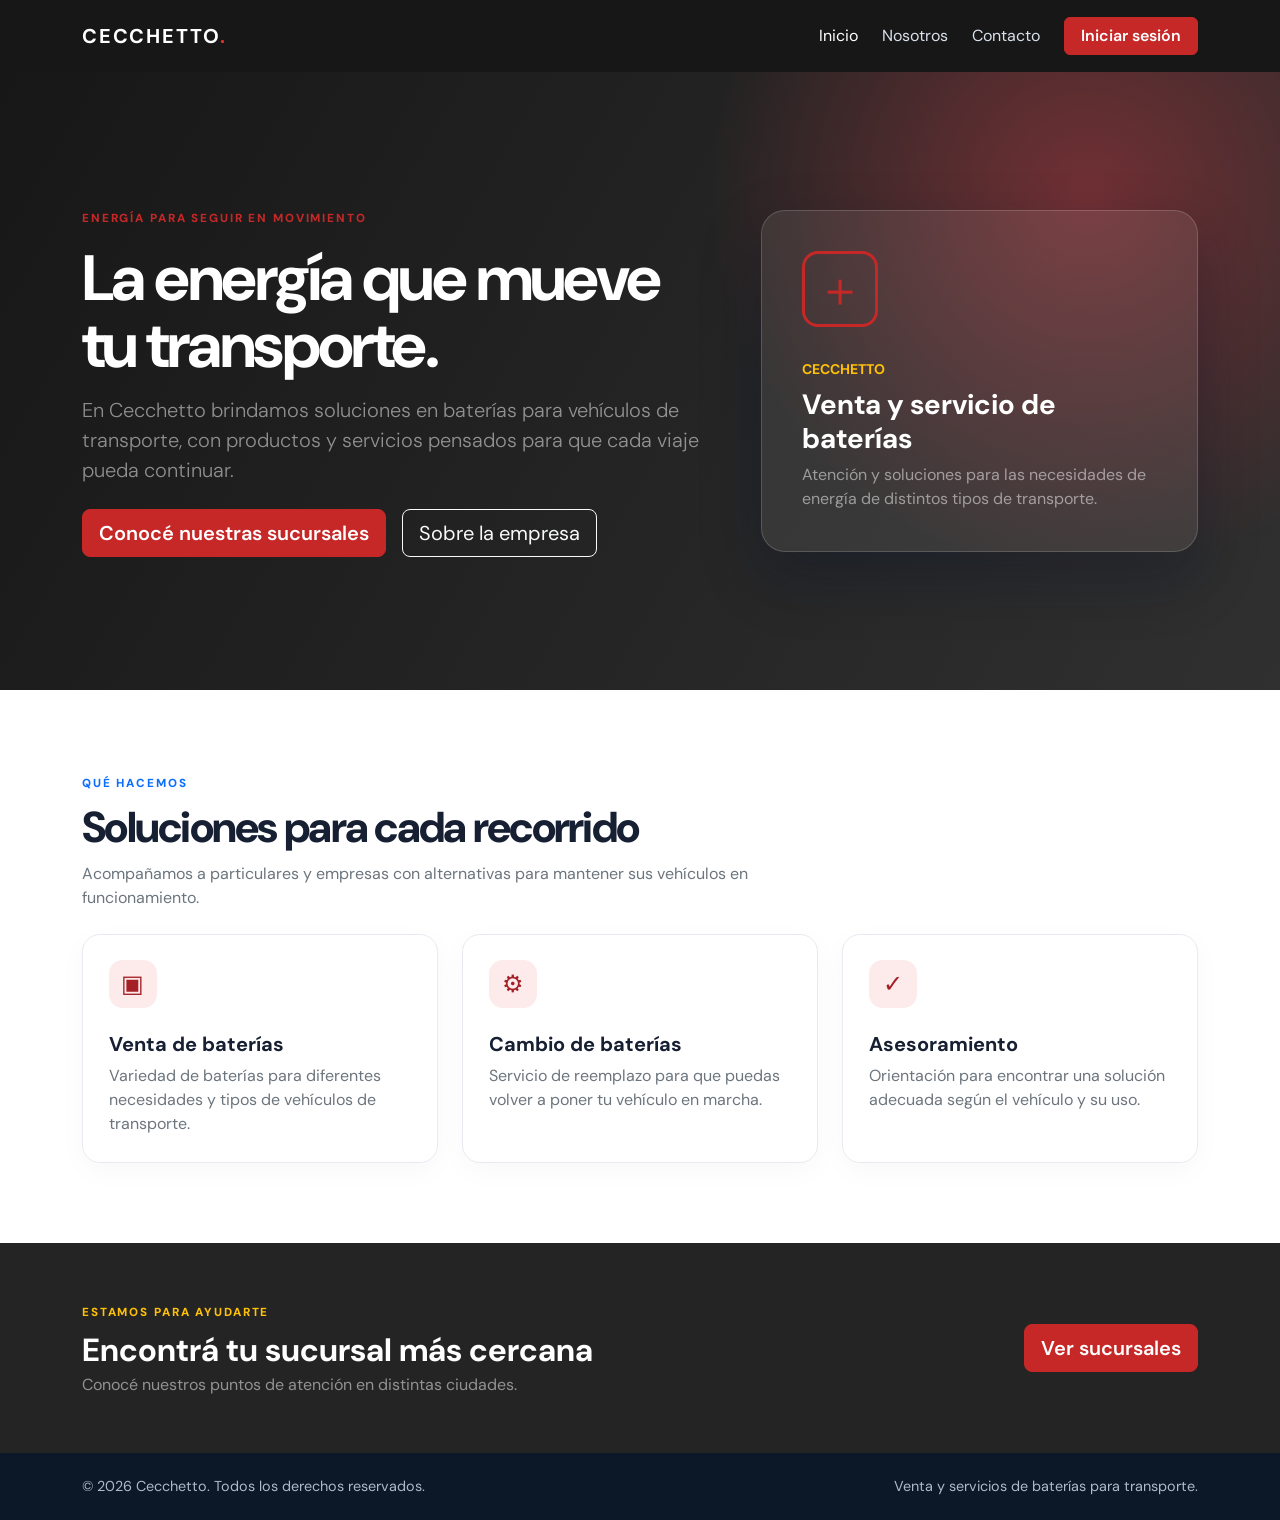
<file: cecetto_frontend_rojo_negro/cecetto_frontend/index.html>
<!doctype html>
<html lang="es">
<head>
  <meta charset="utf-8">
  <meta name="viewport" content="width=device-width, initial-scale=1">
  <title>Cecchetto | Baterías para transporte</title>
  <link href="https://cdn.jsdelivr.net/npm/bootstrap@5.3.3/dist/css/bootstrap.min.css" rel="stylesheet">
  <link rel="stylesheet" href="css/estilos.css">
</head>
<body>
<nav class="navbar navbar-expand-lg navbar-dark navbar-cecchetto sticky-top">
  <div class="container">
    <a class="navbar-brand fw-bold" href="index.html">CECCHETTO<span class="brand-dot">.</span></a>
    <button class="navbar-toggler" type="button" data-bs-toggle="collapse" data-bs-target="#navMain" aria-controls="navMain" aria-expanded="false" aria-label="Abrir menú"><span class="navbar-toggler-icon"></span></button>
    <div class="collapse navbar-collapse" id="navMain">
  <ul class="navbar-nav ms-auto align-items-lg-center gap-lg-2">
    <li class="nav-item">
        <a class="nav-link active" href="index.html">Inicio</a>
    </li>
    <li class="nav-item">
        <a class="nav-link" href="nosotros.html">Nosotros</a>
    </li>
    <li class="nav-item">
        <a class="nav-link" href="contacto.html">Contacto</a>
    </li>
    <!-- Opciones exclusivas para empleados -->
   <li class="nav-item d-none" data-auth="employee-admin">
    <a class="nav-link" href="crud-empleados.html">Empleados</a>
</li>
    <li class="nav-item d-none" data-auth="employee">
        <a class="nav-link" href="gestion-servicios.html">Servicios</a>
    </li>
    <li class="nav-item ms-lg-2" data-auth="guest">
        <a class="btn btn-warning fw-semibold px-3" href="login.html">
            Iniciar sesión
        </a>
    </li>
    <li class="nav-item d-none" data-auth="employee-admin">
    <a class="nav-link active" href="dashboard.html">Dashboard</a>
    </li>
    <li class="nav-item ms-lg-2 d-none" data-auth="employee">
        <a class="btn btn-outline-light btn btn-danger fw-semibold px-3" href="#" id="btnCerrarSesion">
            Cerrar sesión
        </a>
    </li>
</ul>
    </div>
  </div>
</nav>

<header class="hero">
  <div class="container py-5">
    <div class="row align-items-center min-vh-hero g-5">
      <div class="col-lg-7">
        <span class="eyebrow">ENERGÍA PARA SEGUIR EN MOVIMIENTO</span>
        <h1 class="display-3 fw-bold mt-3">La energía que mueve tu transporte.</h1>
        <p class="lead text-white-50 mt-3">En Cecchetto brindamos soluciones en baterías para vehículos de transporte, con productos y servicios pensados para que cada viaje pueda continuar.</p>
        <div class="d-flex flex-wrap gap-3 mt-4">
          <a class="btn btn-warning btn-lg fw-semibold" href="contacto.html">Conocé nuestras sucursales</a>
          <a class="btn btn-outline-light btn-lg" href="nosotros.html">Sobre la empresa</a>
        </div>
      </div>
      <div class="col-lg-5">
        <div class="hero-panel">
          <div class="battery-icon">＋</div>
          <p class="small text-uppercase fw-bold text-warning mb-2">CECCHETTO</p>
          <h2 class="h3 fw-bold">Venta y servicio de baterías</h2>
          <p class="text-white-50 mb-0">Atención y soluciones para las necesidades de energía de distintos tipos de transporte.</p>
        </div>
      </div>
    </div>
  </div>
</header>

<main>
  <section class="section-padding">
    <div class="container">
      <div class="row align-items-end mb-4">
        <div class="col-lg-8">
          <span class="eyebrow text-primary">QUÉ HACEMOS</span>
          <h2 class="section-title mt-2">Soluciones para cada recorrido</h2>
          <p class="text-secondary mb-0">Acompañamos a particulares y empresas con alternativas para mantener sus vehículos en funcionamiento.</p>
        </div>
      </div>
      <div class="row g-4">
        <div class="col-md-4"><article class="feature-card h-100"><div class="feature-symbol">▣</div><h3 class="h5 fw-bold">Venta de baterías</h3><p class="text-secondary mb-0">Variedad de baterías para diferentes necesidades y tipos de vehículos de transporte.</p></article></div>
        <div class="col-md-4"><article class="feature-card h-100"><div class="feature-symbol">⚙</div><h3 class="h5 fw-bold">Cambio de baterías</h3><p class="text-secondary mb-0">Servicio de reemplazo para que puedas volver a poner tu vehículo en marcha.</p></article></div>
        <div class="col-md-4"><article class="feature-card h-100"><div class="feature-symbol">✓</div><h3 class="h5 fw-bold">Asesoramiento</h3><p class="text-secondary mb-0">Orientación para encontrar una solución adecuada según el vehículo y su uso.</p></article></div>
      </div>
    </div>
  </section>
  <section class="cta-band">
    <div class="container d-flex flex-column flex-lg-row justify-content-between align-items-lg-center gap-3">
      <div><span class="eyebrow text-warning">ESTAMOS PARA AYUDARTE</span><h2 class="h2 fw-bold text-white mt-2 mb-1">Encontrá tu sucursal más cercana</h2><p class="text-white-50 mb-0">Conocé nuestros puntos de atención en distintas ciudades.</p></div>
      <a href="contacto.html" class="btn btn-warning btn-lg fw-semibold">Ver sucursales</a>
    </div>
  </section>
</main>
<footer class="site-footer"><div class="container d-flex flex-column flex-md-row justify-content-between gap-2"><span>© 2026 Cecchetto. Todos los derechos reservados.</span><span>Venta y servicios de baterías para transporte.</span></div></footer>
<script src="https://cdn.jsdelivr.net/npm/bootstrap@5.3.3/dist/js/bootstrap.bundle.min.js"></script>
<script src="JS/navbar.js"></script>
</body>
</html>
</file>
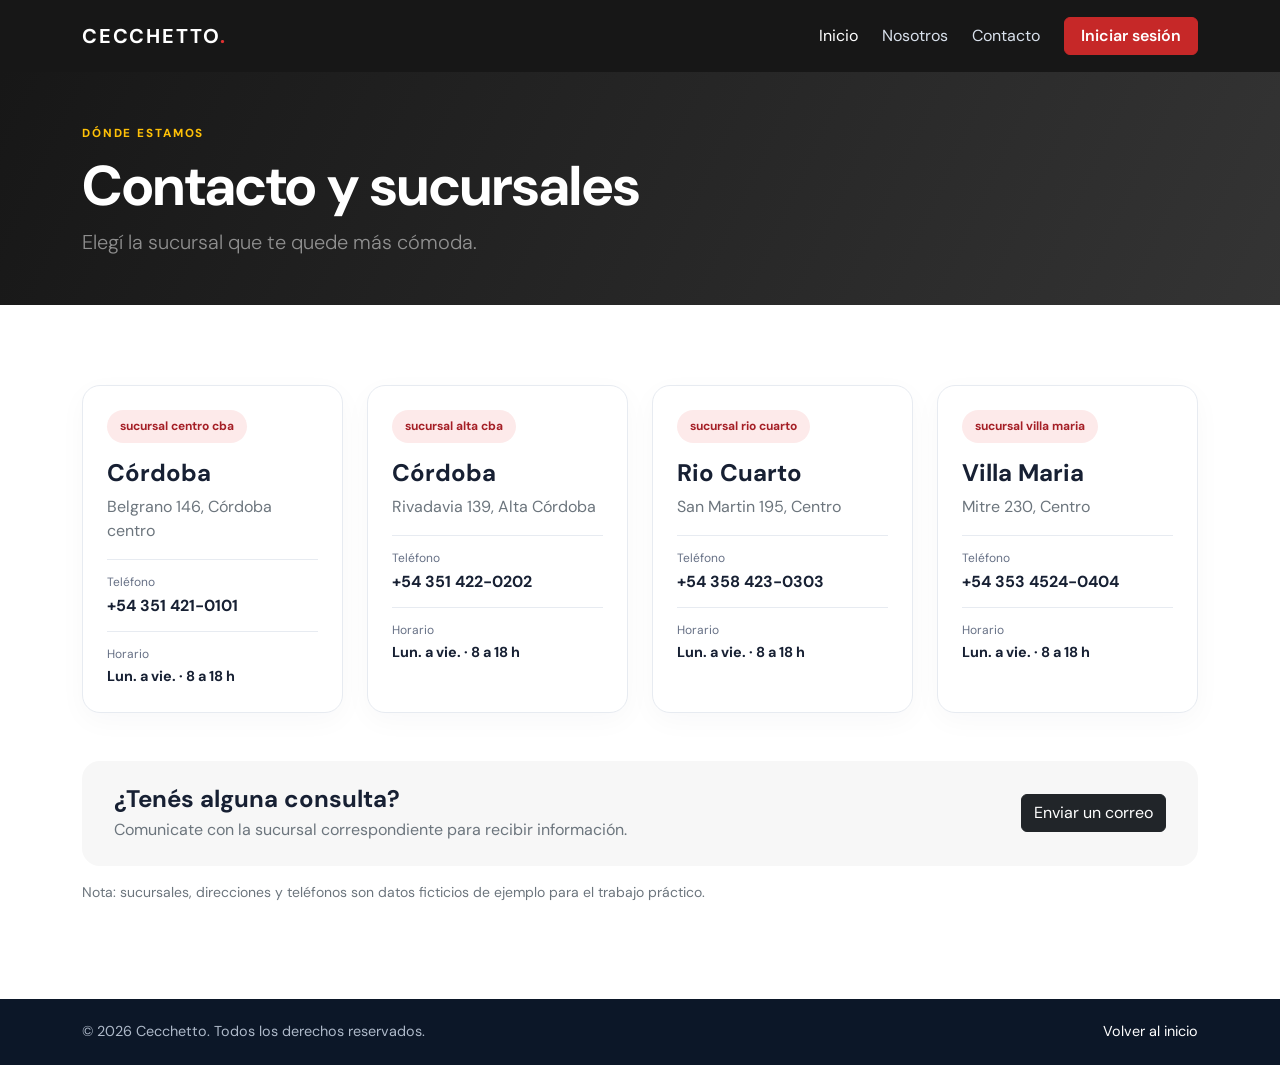
<file: cecetto_frontend_rojo_negro/cecetto_frontend/contacto.html>
<!doctype html>
<html lang="es">
<head>
  <meta charset="utf-8"><meta name="viewport" content="width=device-width, initial-scale=1">
  <title>Contacto | Cecchetto</title>
  <link href="https://cdn.jsdelivr.net/npm/bootstrap@5.3.3/dist/css/bootstrap.min.css" rel="stylesheet">
  <link rel="stylesheet" href="css/estilos.css">
</head>
<body>
<nav class="navbar navbar-expand-lg navbar-dark navbar-cecchetto sticky-top">
  <div class="container">
    <a class="navbar-brand fw-bold" href="index.html">CECCHETTO<span class="brand-dot">.</span></a>
    <button class="navbar-toggler" type="button" data-bs-toggle="collapse" data-bs-target="#navMain" aria-controls="navMain" aria-expanded="false" aria-label="Abrir menú"><span class="navbar-toggler-icon"></span></button>
    <div class="collapse navbar-collapse" id="navMain">
  <ul class="navbar-nav ms-auto align-items-lg-center gap-lg-2">
    <li class="nav-item">
        <a class="nav-link active" href="index.html">Inicio</a>
    </li>
    <li class="nav-item">
        <a class="nav-link" href="nosotros.html">Nosotros</a>
    </li>
    <li class="nav-item">
        <a class="nav-link" href="contacto.html">Contacto</a>
    </li>
    <!-- Opciones exclusivas para empleados -->
   <li class="nav-item d-none" data-auth="employee-admin">
    <a class="nav-link" href="crud-empleados.html">Empleados</a>
</li>
    <li class="nav-item d-none" data-auth="employee">
        <a class="nav-link" href="gestion-servicios.html">Servicios</a>
    </li>
    <li class="nav-item ms-lg-2" data-auth="guest">
        <a class="btn btn-warning fw-semibold px-3" href="login.html">
            Iniciar sesión
        </a>
    </li>
    <li class="nav-item d-none" data-auth="employee-admin">
    <a class="nav-link active" href="dashboard.html">Dashboard</a>
    </li>
    <li class="nav-item ms-lg-2 d-none" data-auth="employee">
        <a class="btn btn-outline-light btn btn-danger fw-semibold px-3" href="#" id="btnCerrarSesion">
            Cerrar sesión
        </a>
    </li>
</ul>
    </div>
  </div>
</nav>
<header class="page-header"><div class="container py-5"><span class="eyebrow text-warning">DÓNDE ESTAMOS</span><h1 class="display-4 fw-bold text-white mt-2">Contacto y sucursales</h1><p class="lead text-white-50 mb-0">Elegí la sucursal que te quede más cómoda.</p></div></header>
<main class="section-padding"><div class="container"><div class="row g-4">
  <div class="col-md-6 col-lg-3"><article class="branch-card h-100"><span class="branch-tag">sucursal centro cba</span><h2 class="h4 fw-bold mt-3">Córdoba</h2><p class="text-secondary">Belgrano 146, Córdoba centro</p><div class="branch-contact"><span>Teléfono</span><a> +54 351 421-0101</a></div><div class="branch-contact"><span>Horario</span><strong>Lun. a vie. · 8 a 18 h</strong></div></article></div>
  <div class="col-md-6 col-lg-3"><article class="branch-card h-100"><span class="branch-tag">sucursal alta cba</span><h2 class="h4 fw-bold mt-3">Córdoba</h2><p class="text-secondary">Rivadavia 139, Alta Córdoba</p><div class="branch-contact"><span>Teléfono</span><a>+54 351 422-0202</a></div><div class="branch-contact"><span>Horario</span><strong>Lun. a vie. · 8 a 18 h</strong></div></article></div>
  <div class="col-md-6 col-lg-3"><article class="branch-card h-100"><span class="branch-tag">sucursal rio cuarto</span><h2 class="h4 fw-bold mt-3">Rio Cuarto</h2><p class="text-secondary">San Martin 195, Centro</p><div class="branch-contact"><span>Teléfono</span><a>+54 358 423-0303</a></div><div class="branch-contact"><span>Horario</span><strong>Lun. a vie. · 8 a 18 h</strong></div></article></div>
  <div class="col-md-6 col-lg-3"><article class="branch-card h-100"><span class="branch-tag">sucursal villa maria</span><h2 class="h4 fw-bold mt-3">Villa Maria</h2><p class="text-secondary">Mitre 230, Centro</p><div class="branch-contact"><span>Teléfono</span><a>+54 353 4524-0404</a></div><div class="branch-contact"><span>Horario</span><strong>Lun. a vie. · 8 a 18 h</strong></div></article></div>
</div><div class="contact-note mt-5"><div><h2 class="h4 fw-bold mb-1">¿Tenés alguna consulta?</h2><p class="text-secondary mb-0">Comunicate con la sucursal correspondiente para recibir información.</p></div><a class="btn btn-dark" href="mailto:info@cecchetto.example">Enviar un correo</a></div><p class="small text-secondary mt-3">Nota: sucursales, direcciones y teléfonos son datos ficticios de ejemplo para el trabajo práctico.</p></div></main>
<footer class="site-footer"><div class="container d-flex flex-column flex-md-row justify-content-between gap-2"><span>© 2026 Cecchetto. Todos los derechos reservados.</span><a href="index.html">Volver al inicio</a></div></footer>
<script src="https://cdn.jsdelivr.net/npm/bootstrap@5.3.3/dist/js/bootstrap.bundle.min.js"></script>
<script src="JS/navbar.js"></script>
</body></html>
</file>
<file: cecetto_frontend_rojo_negro/cecetto_frontend/css/estilos.css>
/* =========================================================
   CECCETTO - ESTILOS GENERALES
   Colores principales: blanco, negro y rojo.
   ========================================================= */

/* Fuente utilizada en todo el sitio */
@import url('https://fonts.googleapis.com/css2?family=DM+Sans:wght@400;500;600;700;800&display=swap');

/* ---------------------------------------------------------
   1. VARIABLES DE COLOR
   Se definen una sola vez para poder cambiar el diseño
   desde este lugar sin tener que buscar cada color.
   --------------------------------------------------------- */
:root {
    --negro: #171717;
    --negro-secundario: #242424;
    --rojo: #c62828;
    --rojo-oscuro: #a51f26;
    --texto: #172033;
    --texto-suave: #667085;
    --borde: #e7ebf1;
    --fondo-rojo-claro: #fdeaea;
}

/* ---------------------------------------------------------
   2. CONFIGURACIÓN GENERAL
   --------------------------------------------------------- */
* {
    box-sizing: border-box;
}

body {
    font-family: 'DM Sans', Arial, sans-serif;
    color: var(--texto);
    background: #ffffff;
}

/* ---------------------------------------------------------
   3. BARRA DE NAVEGACIÓN
   --------------------------------------------------------- */
.navbar-cecchetto {
    background: var(--negro);
    padding: 1rem 0;
}

.navbar-brand {
    letter-spacing: .09em;
    font-size: 1.25rem;
}

/* Punto rojo que acompaña al nombre de la marca */
.brand-dot {
    color: #e03131;
}

.navbar .nav-link {
    color: #d9e1ec;
}

.navbar .nav-link:hover,
.navbar .nav-link.active {
    color: #ffffff;
}

/* Adaptamos el botón de Bootstrap para usar el rojo de la marca */
.btn-warning {
    background: var(--rojo);
    border-color: var(--rojo);
    color: #ffffff;
}

.btn-warning:hover {
    background: var(--rojo-oscuro);
    border-color: var(--rojo-oscuro);
    color: #ffffff;
}

/* ---------------------------------------------------------
   4. PORTADA PRINCIPAL (HERO)
   --------------------------------------------------------- */
.hero {
    color: #ffffff;
    background:
        radial-gradient(circle at 85% 20%, #713034 0, transparent 32%),
        linear-gradient(120deg, #171717, #303030);
}

.min-vh-hero {
    min-height: 570px;
}

/* Texto pequeño que aparece arriba de algunos títulos */
.eyebrow {
    font-size: .73rem;
    letter-spacing: .16em;
    font-weight: 800;
    color: var(--rojo);
}

.hero h1 {
    max-width: 720px;
    line-height: 1.05;
    letter-spacing: -.04em;
}

/* Panel destacado que aparece dentro de la portada */
.hero-panel {
    background: rgba(255, 255, 255, .08);
    border: 1px solid rgba(255, 255, 255, .16);
    border-radius: 24px;
    padding: 2.5rem;
    box-shadow: 0 25px 60px #07132655;
}

.battery-icon {
    width: 76px;
    height: 76px;
    border: 3px solid var(--rojo);
    border-radius: 16px;
    color: var(--rojo);
    font-size: 3rem;
    display: grid;
    place-items: center;
    margin-bottom: 2rem;
}

/* ---------------------------------------------------------
   5. SECCIONES Y TÍTULOS
   --------------------------------------------------------- */
.section-padding {
    padding: 5rem 0;
}

.section-title {
    font-size: clamp(2rem, 4vw, 2.7rem);
    font-weight: 800;
    letter-spacing: -.04em;
}

/* ---------------------------------------------------------
   6. TARJETAS
   Estilos compartidos por tarjetas de servicios, información,
   integrantes y sucursales.
   --------------------------------------------------------- */
.feature-card,
.info-card,
.member-card,
.branch-card {
    border: 1px solid var(--borde);
    border-radius: 18px;
    padding: 1.6rem;
    background: #ffffff;
    box-shadow: 0 8px 28px #14213a08;
}

/* Efecto al pasar el mouse por las tarjetas de servicios */
.feature-card {
    transition: transform .2s, box-shadow .2s;
}

.feature-card:hover {
    transform: translateY(-4px);
    box-shadow: 0 15px 35px #14213a12;
}

.feature-symbol {
    width: 48px;
    height: 48px;
    border-radius: 14px;
    background: var(--fondo-rojo-claro);
    color: var(--rojo-oscuro);
    display: grid;
    place-items: center;
    font-size: 1.5rem;
    margin-bottom: 1.5rem;
}

/* ---------------------------------------------------------
   7. FRANJAS OSCURAS Y PIE DE PÁGINA
   --------------------------------------------------------- */
.cta-band {
    background: var(--negro-secundario);
    padding: 3.5rem 0;
}

.site-footer {
    background: #0c1728;
    color: #aeb9c9;
    padding: 1.4rem 0;
    font-size: .9rem;
}

.site-footer a {
    color: #ffffff;
    text-decoration: none;
}

/* ---------------------------------------------------------
   8. ENCABEZADOS DE PÁGINAS INTERNAS
   --------------------------------------------------------- */
.page-header {
    background: linear-gradient(115deg, #171717, #343434);
}

.domain-chip,
.branch-tag {
    display: inline-block;
    border-radius: 30px;
    background: var(--fondo-rojo-claro);
    color: var(--rojo-oscuro);
    padding: .45rem .8rem;
    font-size: .75rem;
    font-weight: 700;
}

/* ---------------------------------------------------------
   9. PÁGINA "NOSOTROS" E INTEGRANTES
   --------------------------------------------------------- */
.member-card {
    display: flex;
    align-items: center;
    gap: 1rem;
    padding: 1.1rem;
}

.member-avatar {
    width: 48px;
    height: 48px;
    border-radius: 50%;
    background: #fce8e8;
    color: var(--rojo-oscuro);
    display: grid;
    place-items: center;
    font-weight: 800;
}

/* Contenedor de la imagen del diagrama de base de datos */
.diagram-frame {
    background: #f7f9fc;
    border: 1px dashed #aab7c9;
    border-radius: 18px;
    padding: 1rem;
    text-align: center;
}

.diagram-frame img {
    width: 100%;
    max-height: 430px;
    object-fit: contain;
}

/* ---------------------------------------------------------
   10. PÁGINA DE CONTACTO Y SUCURSALES
   --------------------------------------------------------- */
.branch-card {
    padding: 1.5rem;
}

.branch-contact {
    border-top: 1px solid var(--borde);
    padding-top: .8rem;
    margin-top: .8rem;
    display: flex;
    flex-direction: column;
    gap: .2rem;
}

.branch-contact span {
    font-size: .75rem;
    color: var(--texto-suave);
}

.branch-contact a {
    color: var(--rojo-oscuro);
    font-weight: 700;
    text-decoration: none;
}

.branch-contact strong {
    font-size: .9rem;
}

.contact-note {
    border-radius: 18px;
    background: #f7f7f7;
    padding: 1.5rem 2rem;
    display: flex;
    justify-content: space-between;
    align-items: center;
    gap: 1rem;
}

/* ---------------------------------------------------------
   11. PÁGINA DE INICIO DE SESIÓN
   --------------------------------------------------------- */
.login-page {
    min-height: 100vh;
    background: linear-gradient(135deg, #f3f6fb, #e9eef6);
}

.login-wrap {
    min-height: calc(100vh - 150px);
    display: grid;
    place-items: center;
    padding-top: 3rem;
    padding-bottom: 3rem;
}

.login-card {
    background: #ffffff;
    border: 1px solid var(--borde);
    border-radius: 24px;
    padding: 2.5rem;
    width: min(100%, 480px);
    box-shadow: 0 25px 70px #13213a14;
}

.login-mark {
    width: 56px;
    height: 56px;
    border-radius: 16px;
    background: var(--negro);
    color: #ffffff;
    display: grid;
    place-items: center;
    font-size: 1.7rem;
    font-weight: 800;
    margin-bottom: 1.5rem;
}

/* Apariencia de los campos de formulario de Bootstrap */
.form-control {
    border-color: #d8dee8;
}

.form-control:focus {
    border-color: #d66;
    box-shadow: 0 0 0 .2rem #c6282820;
}

/* ---------------------------------------------------------
   12. DISEÑO RESPONSIVE
   Estas reglas se aplican en pantallas de celular y tablets
   pequeñas (cuando el ancho es menor a 768 píxeles).
   --------------------------------------------------------- */
@media (max-width: 767px) {
    .min-vh-hero {
        min-height: auto;
        padding-top: 3rem;
        padding-bottom: 3rem;
    }

    .section-padding {
        padding: 3.5rem 0;
    }

    .hero-panel {
        padding: 1.7rem;
    }

    .contact-note {
        align-items: flex-start;
        flex-direction: column;
    }

    .login-card {
        padding: 1.6rem;
    }
}
</file>
